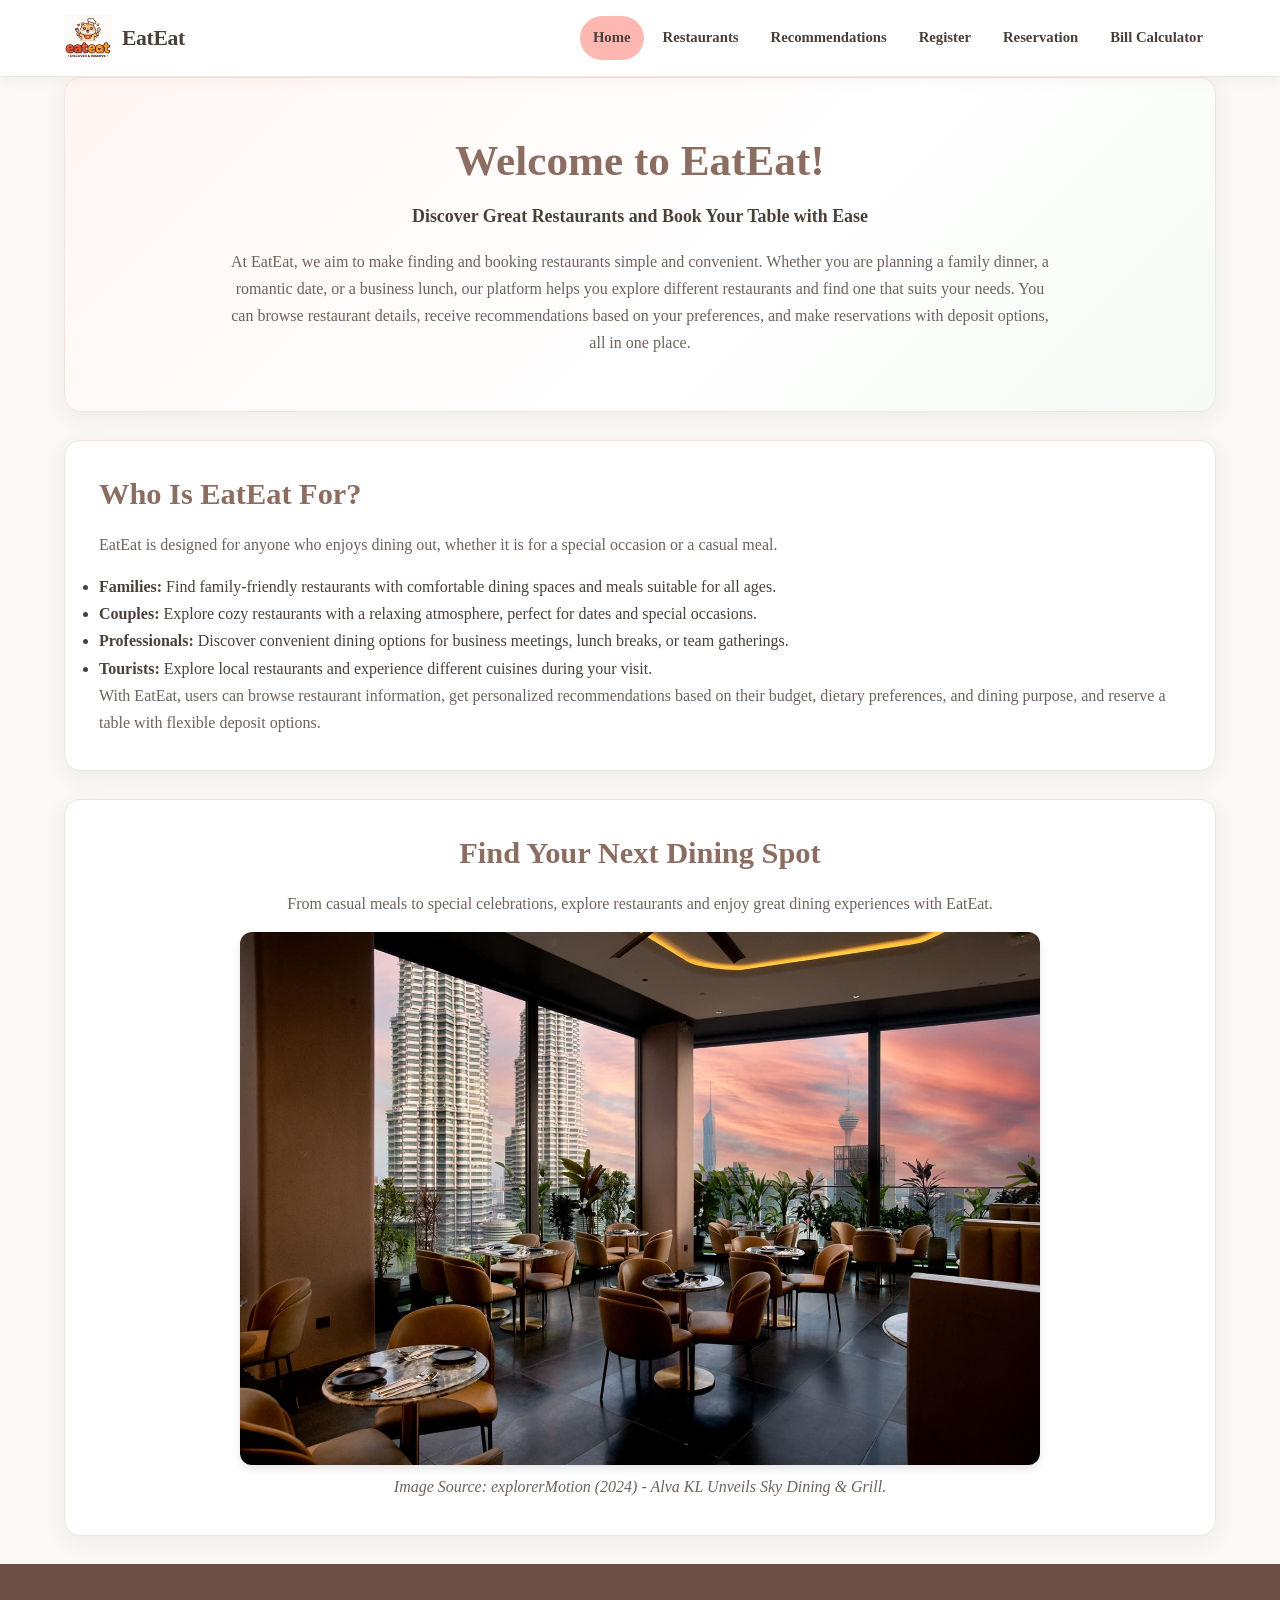
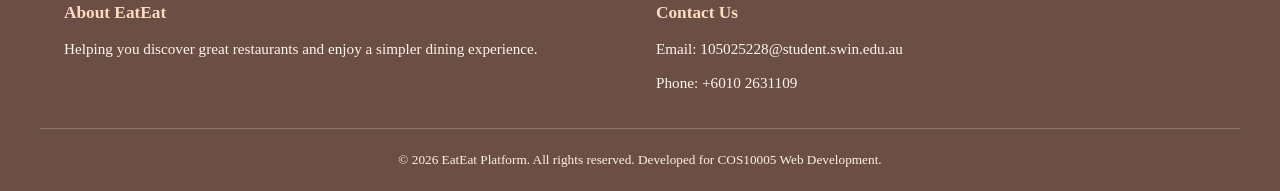
<file: index.html>
<!DOCTYPE html>
<html lang="en">
<head>
    <meta charset="UTF-8">
    <meta name="viewport" content="width=device-width, initial-scale=1.0">
    <meta name="keywords" content="Assignment 2" >
	<meta name="author" content="Chai Yen Thung" >
    <title>EatEat - Home | Restaurant Discovery & Reservation</title>
    <link rel="stylesheet" href="css/style.css">
</head>
<body>

    <!-- Header & Navigation Menu -->
    <header>
        <div class="nav-container">
            <a href="index.html" class="logo-area">
                <img src="images/logo.png" alt="EatEat Logo">
                <span>EatEat</span>
            </a>
            <nav>
                <ul>
                    <li><a href="index.html" class="active">Home</a></li>
                    <li><a href="restaurants.html">Restaurants</a></li>
                    <li><a href="recommend.html">Recommendations</a></li>
                    <li><a href="register.html">Register</a></li>
                    <li><a href="reservation.html">Reservation</a></li>
                    <li><a href="bill.html">Bill Calculator</a></li>
                </ul>
            </nav>
        </div>
    </header>

    <main class="container">
        <!-- Platform Introduction  -->
        <section class="hero-section">
            <h1>Welcome to EatEat!</h1>
            <p><strong>Discover Great Restaurants and Book Your Table with Ease</strong></p>
            <p>
                At EatEat, we aim to make finding and booking restaurants simple and convenient.
                Whether you are planning a family dinner, a romantic date, or a business lunch,
                our platform helps you explore different restaurants and find one that suits
                your needs. You can browse restaurant details, receive recommendations based
                on your preferences, and make reservations with deposit options, all in one place.            
            </p>
        </section>

        <!-- Target Users & Services -->
        <section class="details-section">
            <h2>Who Is EatEat For?</h2>
            <p>
                 EatEat is designed for anyone who enjoys dining out, 
                 whether it is for a special occasion or a casual meal.
            </p>
            <ul>
                <li><strong>Families:</strong> Find family-friendly restaurants with comfortable dining spaces and meals suitable for all ages.</li>
                <li><strong>Couples:</strong> Explore cozy restaurants with a relaxing atmosphere, perfect for dates and special occasions.</li>
                <li><strong>Professionals:</strong> Discover convenient dining options for business meetings, lunch breaks, or team gatherings.</li>
                <li><strong>Tourists:</strong> Explore local restaurants and experience different cuisines during your visit.</li>
            </ul>
            <p>
                With EatEat, users can browse restaurant information, get personalized
                recommendations based on their budget, dietary preferences, and dining purpose,
                and reserve a table with flexible deposit options.
            </p>
        </section>

        <section class="image-showcase-section">
            <h2>Find Your Next Dining Spot</h2>
            <p>
                From casual meals to special celebrations, explore restaurants
                and enjoy great dining experiences with EatEat.
            </p>
            <div>
                <a href="restaurants.html" title="Click to view all available restaurants">
                    <img src="images/restaurant1.jpg" alt="A beautifully set dining table at a partner restaurant">
                </a>
            </div>
            <p>
                <em>Image Source: explorerMotion (2024) - Alva KL Unveils Sky Dining & Grill.</em>
            </p>
        </section>

    </main>

    <!-- Footer -->
    <footer>
        <div class="footer-content">
            <div class="footer-section">
                <h3>About EatEat</h3>
                <p>Helping you discover great restaurants and enjoy a simpler dining experience.</p>
            </div>
            <div class="footer-section">
                <h3>Contact Us</h3>
                <p>Email: <a href="mailto:105025228@student.swin.edu.au">105025228@student.swin.edu.au</a></p>
                <p>Phone: <a href="tel:+60102631109">+6010 2631109</a></p>
            </div>
        </div>
        <div class="footer-bottom">
            <p>&copy; 2026 EatEat Platform. All rights reserved. Developed for COS10005 Web Development.</p>
        </div>
    </footer>

</body>
</html>
</file>
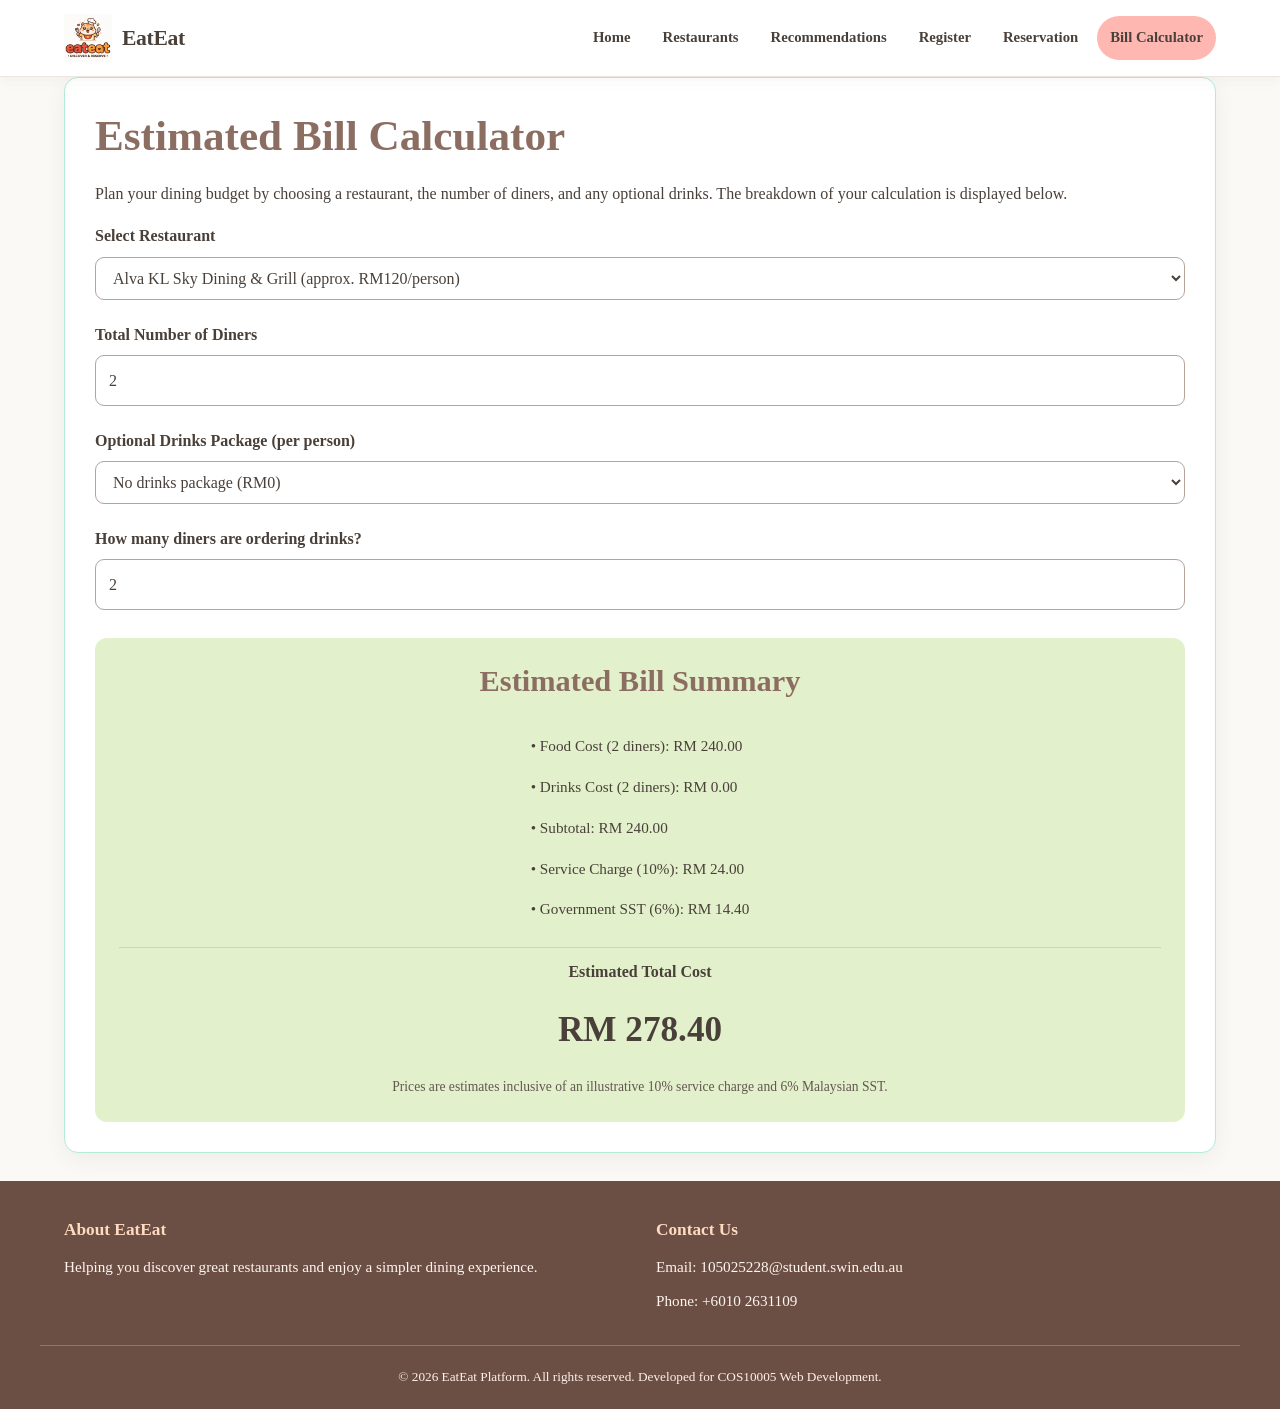
<file: bill.html>
<!DOCTYPE html>
<html lang="en">
<head>
    <meta charset="UTF-8">
    <meta name="viewport" content="width=device-width, initial-scale=1.0">
    <meta name="keywords" content="EatEat, restaurant discovery, reservation">
    <meta name="author" content="Chai Yen Thung">
    <title>EatEat - Estimated Bill Calculator</title>
    <link rel="stylesheet" href="css/style.css">
     <script src="js/script.js"></script>
</head>
<body>
    
    <!-- Header & Navigation Menu -->
    <header>
        <div class="nav-container">
            <a href="index.html" class="logo-area">
                <img src="images/logo.png" alt="EatEat Logo">
                <span>EatEat</span>
            </a>
            <nav aria-label="Main navigation">
                <ul>
                    <li><a href="index.html">Home</a></li>
                    <li><a href="restaurants.html">Restaurants</a></li>
                    <li><a href="recommend.html">Recommendations</a></li>
                    <li><a href="register.html">Register</a></li>
                    <li><a href="reservation.html">Reservation</a></li>
                    <li><a href="bill.html" class="active" aria-current="page">Bill Calculator</a></li>
                </ul>
            </nav>
        </div>
    </header>

    <main class="container">
        <section class="calculator-card">
            <h1>Estimated Bill Calculator</h1>
            <p>Plan your dining budget by choosing a restaurant, the number of diners, and any optional drinks. 
                The breakdown of your calculation is displayed below.
            </p>
            
            
            <form id="billCalculatorForm">
                <div class="input-group">
                    <label for="calcRestaurant">Select Restaurant</label>
                    <select id="calcRestaurant" name="calcRestaurant">
                        <option value="120">Alva KL Sky Dining & Grill (approx. RM120/person)</option>
                        <option value="35">Kooky Plate (approx. RM35/person)</option>
                        <option value="75">The Siam Ampang (approx. RM75/person)</option>
                        <option value="35">Limone (approx. RM35/person)</option>
                        <option value="45">The Hungry Tapir (approx. RM45/person)</option>
                        <option value="50">BETAWI Indonesian Cuisine (approx. RM50/person)</option>
                    </select>
                </div>

                <div class="input-group">
                    <label for="calcPeople">Total Number of Diners</label>
                    <input type="number" id="calcPeople" name="calcPeople" min="1" max="100" step="1" value="2">
                    <span class="error-msg" id="calcPeopleError" aria-live="polite"></span>
                </div>

                <div class="input-group">
                    <label for="beveragePackage">Optional Drinks Package (per person)</label>
                    <select id="beveragePackage" name="beveragePackage">
                        <option value="0">No drinks package (RM0)</option>
                        <option value="10">Basic drink (+RM10 / person)</option>
                        <option value="20">Specialty drink (+RM20 / person)</option>
                    </select>
                </div>

                <div class="input-group" id="drinkCountGroup">
                    <label for="calcDrinkPeople">How many diners are ordering drinks?</label>
                    <input type="number" id="calcDrinkPeople" name="calcDrinkPeople" min="0" max="100" step="1" value="2">
                    <span class="error-msg" id="calcDrinkPeopleError" aria-live="polite"></span>
                </div>
            </form>

            <div class="calc-result-box" aria-live="polite">
                <h2>Estimated Bill Summary</h2>
                <div id="billBreakdown" style="margin: 15px 0; text-align: left; display: inline-block; font-size: 0.95rem;">
                    <p>• Food Cost (<span id="summaryPeopleCount">2</span> diners): RM <span id="foodSubtotal">0.00</span></p>
                    <p>• Drinks Cost (<span id="summaryDrinkCount">2</span> diners): RM <span id="drinkSubtotal">0.00</span></p>
                    <p>• Subtotal: RM <span id="combinedSubtotal">0.00</span></p>
                    <p>• Service Charge (10%): RM <span id="serviceFee">0.00</span></p>
                    <p>• Government SST (6%): RM <span id="sstFee">0.00</span></p>
                </div>
                <hr style="border: 0; border-top: 1px solid rgba(0,0,0,0.1); margin: 10px 0;">
                <p><strong>Estimated Total Cost</strong></p>
                <p class="total-price">RM <span id="estimatedTotal">0.00</span></p>
                <p class="bill-note" style="margin-top: 10px; font-size: 0.85rem;">Prices are estimates inclusive of an illustrative 10% service charge and 6% Malaysian SST.</p>
            </div>
        </section>
    </main>

    <footer>
        <div class="footer-content">
            <div class="footer-section">
                <h3>About EatEat</h3>
                <p>Helping you discover great restaurants and enjoy a simpler dining experience.</p>
            </div>
            <div class="footer-section">
                <h3>Contact Us</h3>
                <p>Email: <a href="mailto:105025228@student.swin.edu.au">105025228@student.swin.edu.au</a></p>
                <p>Phone: <a href="tel:+60102631109">+6010 2631109</a></p>
            </div>
        </div>
        <div class="footer-bottom">
            <p>&copy; 2026 EatEat Platform. All rights reserved. Developed for COS10005 Web Development.</p>
        </div>
    </footer>
</body>
</html>
</file>
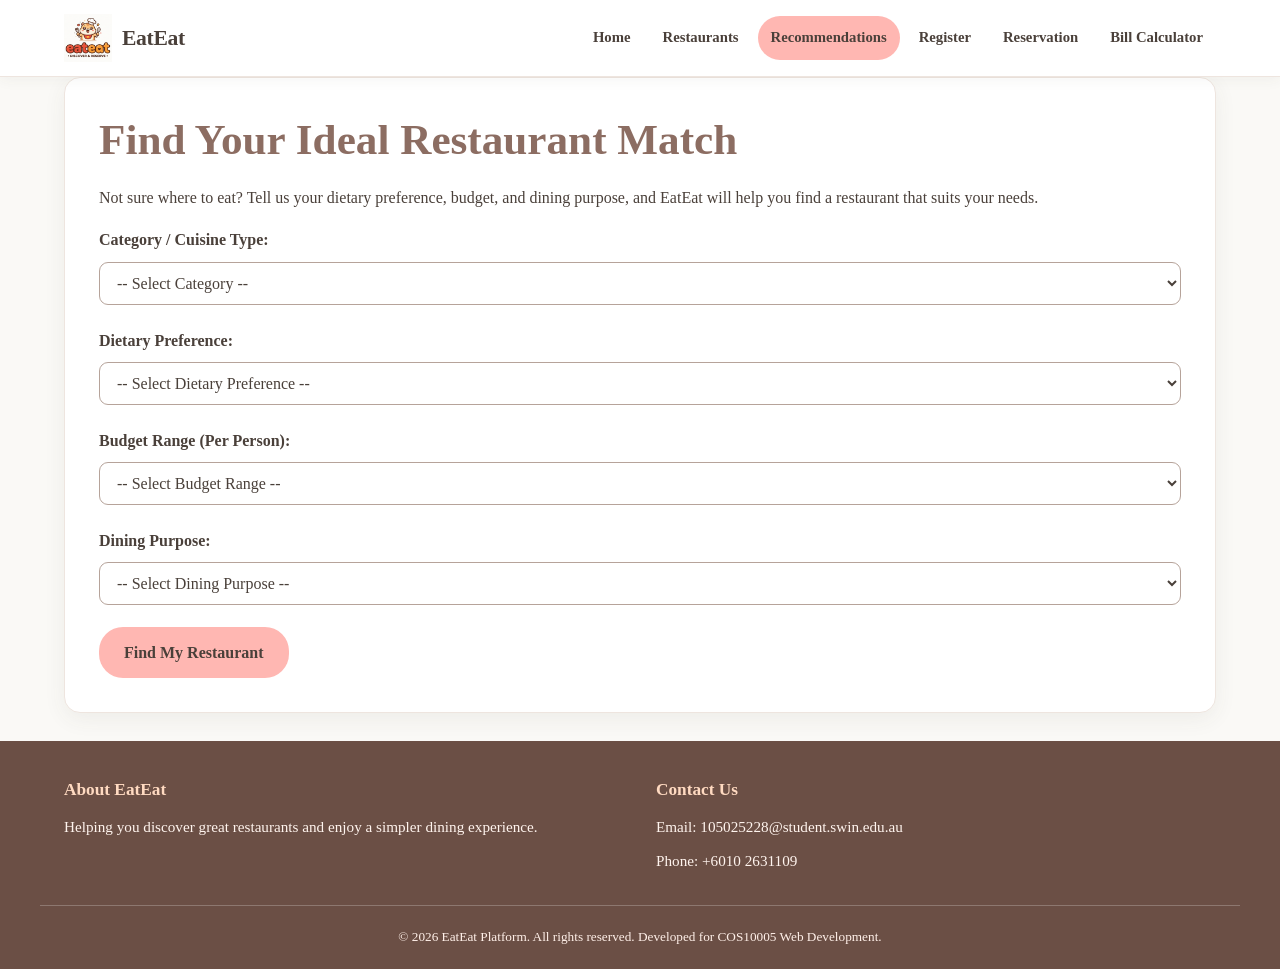
<file: recommend.html>
<!DOCTYPE html>
<html lang="en">
<head>
    <meta charset="UTF-8">
    <meta name="viewport" content="width=device-width, initial-scale=1.0">
    <title>EatEat - Recommendations | Find Your Match</title>
    <meta name="keywords" content="Assignment 2" >
	<meta name="author" content="Chai Yen Thung" >
    <link rel="stylesheet" href="css/style.css">
    <script src="js/script.js"></script>
</head>
<body>

    <!-- Header & Navigation Menu -->
    <header>
        <div class="nav-container">
            <a href="index.html" class="logo-area">
                <img src="images/logo.png" alt="EatEat Logo">
                <span>EatEat</span>
            </a>
            <nav>
                <ul>
                    <li><a href="index.html">Home</a></li>
                    <li><a href="restaurants.html">Restaurants</a></li>
                    <li><a href="recommend.html" class="active">Recommendations</a></li>
                    <li><a href="register.html">Register</a></li>
                    <li><a href="reservation.html">Reservation</a></li>
                    <li><a href="bill.html">Bill Calculator</a></li>
                </ul>
            </nav>
        </div>
    </header>

    <main class="container">
        <section>
            <h1>Find Your Ideal Restaurant Match</h1>
            <p>
                Not sure where to eat? Tell us your dietary preference,
                budget, and dining purpose, and EatEat will help you
                find a restaurant that suits your needs.
            </p>
            
            <!--Recommendation Form-->
            <form id="recommendation-form">

                <!-- Category -->
                <div class="form-group">
                    <label for="category">Category / Cuisine Type:</label>
                    <select id="category" name="category" required>
                        <option value="">-- Select Category --</option>
                        <option value="all">Any / All Categories</option>
                        <option value="fine-dining">Sky Dining & Grill / Fine Dining</option>
                        <option value="cafe">Cafe / Desserts</option>
                        <option value="thai">Thai Cuisine</option>
                        <option value="european">European Cafe</option>
                        <option value="vegan">Vegan / Plant-Based</option>
                        <option value="indonesian">Indonesian Cuisine</option>
                    </select>
                </div>

                <!-- Dietary Preference -->
                <div class="form-group">
                    <label for="dietary">Dietary Preference:</label>
                    <select id="dietary" name="dietary" required>
                        <option value="">-- Select Dietary Preference --</option>
                        <option value="vegan">Vegan / Plant-Based</option>
                        <option value="halal">Halal-Friendly</option>
                        <option value="none">No Preference</option>
                    </select>
                </div>

                <!-- Budget Range -->
                <div class="form-group">
                    <label for="budget">Budget Range (Per Person):</label>
                    <select id="budget" name="budget" required>
                        <option value="">-- Select Budget Range --</option>
                        <option value="low">Budget (RM20 - RM40)</option>
                        <option value="medium">Moderate (RM41 - RM70)</option>
                        <option value="high">Premium (RM71 and Above)</option>
                    </select>
                </div>

                <!-- Dining Purpose -->
                <div class="form-group">
                    <label for="purpose">Dining Purpose:</label>
                    <select id="purpose" name="purpose" required>
                        <option value="">-- Select Dining Purpose --</option>
                        <option value="family">Family Gathering</option>
                        <option value="date">Romantic Date</option>
                        <option value="business">Business / Professional</option>
                        <option value="casual">Casual Dining / Friends</option>
                    </select>
                </div>

                <button type="submit" class="recommend-btn">
                    Find My Restaurant
                </button>

            </form>

            <!-- Result -->
             <div id="result-container" aria-live="polite">
                <h2 id="res-title">Recommended Restaurant</h2>
                <p id="res-desc"></p>
                <p id="res-budget-note"></p>
                <p id="res-price">
                    <strong>Estimated Reservation Deposit:</strong>
                    RM <span id="res-deposit"></span>
                </p>
                <a id="res-link" href="#" class="select-match-btn">
                    Reserve This Restaurant
                </a>
            </div>

        </section>
    </main>

    <!-- Footer -->
    <footer>
        <div class="footer-content">
            <div class="footer-section">
                <h3>About EatEat</h3>
                <p>Helping you discover great restaurants and enjoy a simpler dining experience.</p>
            </div>
            <div class="footer-section">
                <h3>Contact Us</h3>
                <p>Email: <a href="mailto:105025228@student.swin.edu.au">105025228@student.swin.edu.au</a></p>
                <p>Phone: <a href="tel:+60102631109">+6010 2631109</a></p>
            </div>
        </div>
        <div class="footer-bottom">
            <p>&copy; 2026 EatEat Platform. All rights reserved. Developed for COS10005 Web Development.</p>
        </div>
    </footer>
</body>
</html>
</file>
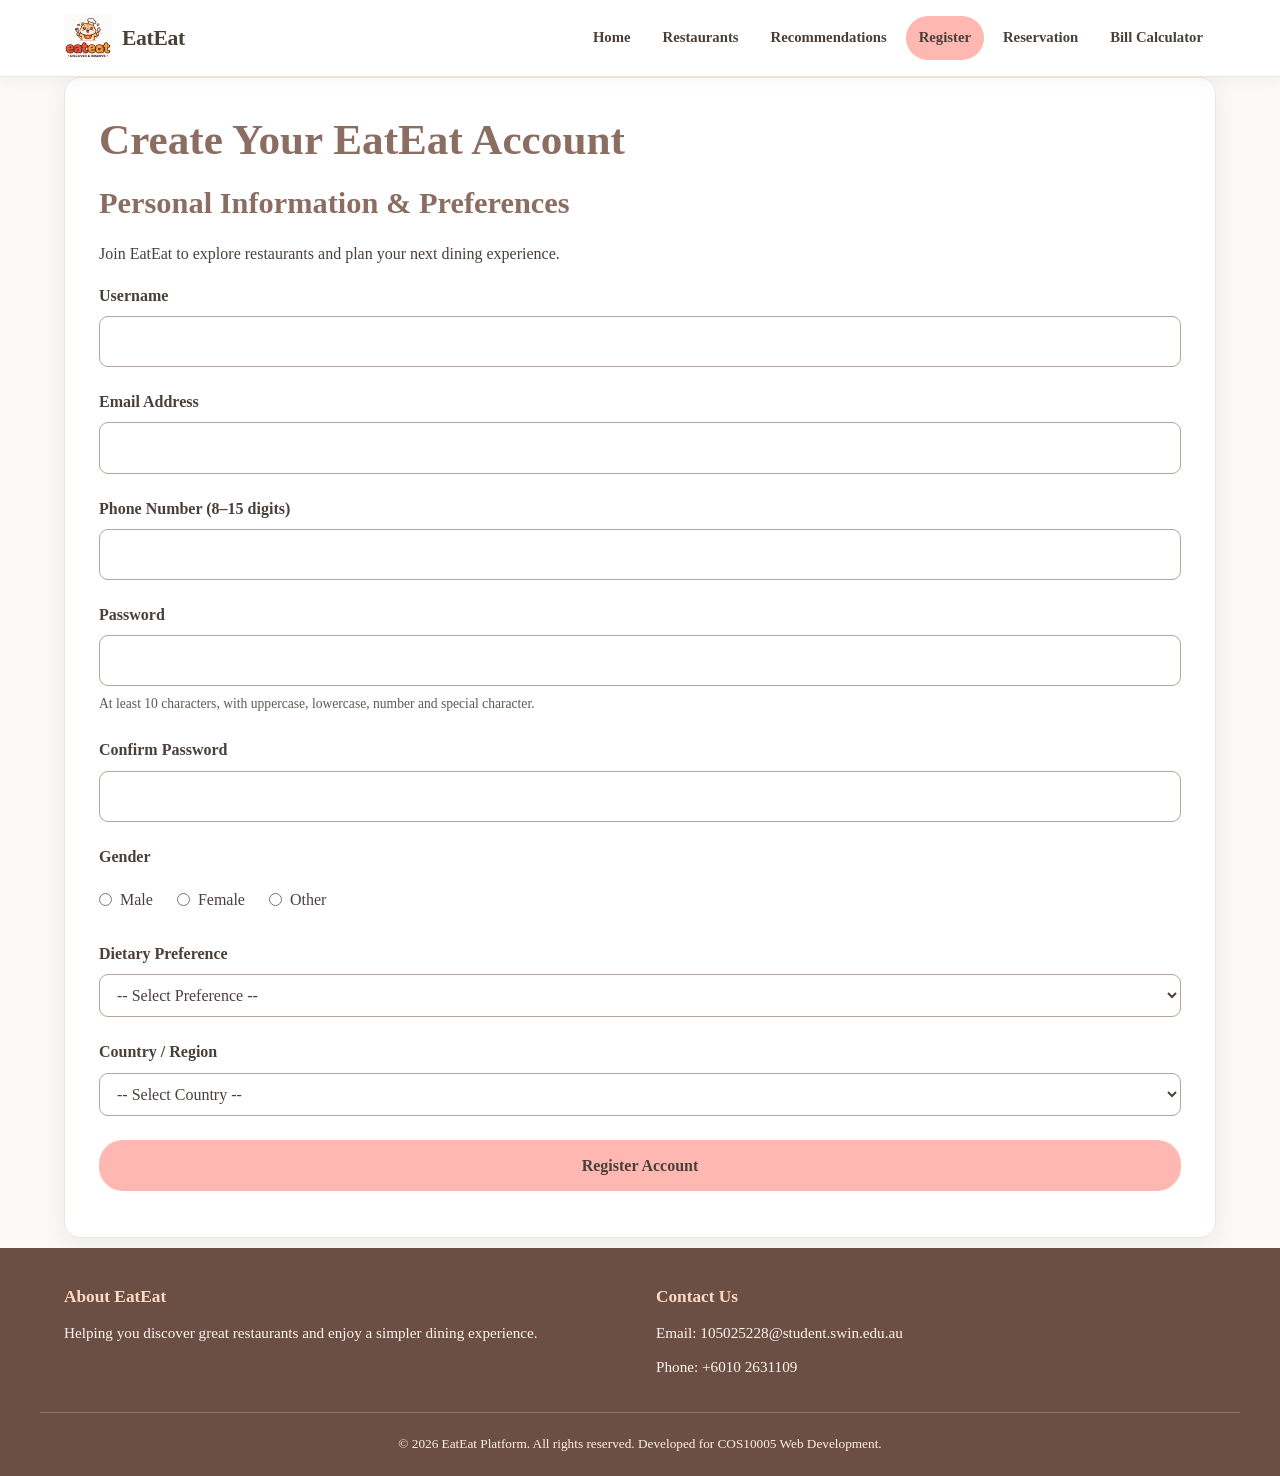
<file: register.html>
<!DOCTYPE html>
<html lang="en">
<head>
    <meta charset="UTF-8">
    <meta name="viewport" content="width=device-width, initial-scale=1.0">
    <meta name="keywords" content="EatEat, restaurant discovery, reservation">
    <meta name="author" content="Chai Yen Thung">
    <title>EatEat - Register | Create an Account</title>
    <link rel="stylesheet" href="css/style.css">
    <script src="js/script.js"></script>
</head>
<body>

    <!-- Header & Navigation Menu -->
    <header>
        <div class="nav-container">
            <a href="index.html" class="logo-area">
                <img src="images/logo.png" alt="EatEat Logo">
                <span>EatEat</span>
            </a>
            <nav aria-label="Main navigation">
                <ul>
                    <li><a href="index.html">Home</a></li>
                    <li><a href="restaurants.html">Restaurants</a></li>
                    <li><a href="recommend.html">Recommendations</a></li>
                    <li><a href="register.html" class="active" aria-current="page">Register</a></li>
                    <li><a href="reservation.html">Reservation</a></li>
                    <li><a href="bill.html">Bill Calculator</a></li>
                </ul>
            </nav>
        </div>
    </header>
    <main class="container">
        <section class="form-box">
            <h1>Create Your EatEat Account</h1>
            <h2>Personal Information & Preferences</h2>
            <p>Join EatEat to explore restaurants and plan your next dining experience.</p>

            <!--Registration Form-->
            <form id="registrationForm" novalidate>
                <div class="input-group">
                    <label for="username">Username</label>
                    <input type="text" id="username" name="username" autocomplete="username" aria-describedby="usernameError">
                    <span id="usernameError" class="error-msg" aria-live="polite"></span>
                </div>

                <div class="input-group">
                    <label for="email">Email Address</label>
                    <input type="email" id="email" name="email" autocomplete="email" aria-describedby="emailError">
                    <span id="emailError" class="error-msg" aria-live="polite"></span>
                </div>

                <div class="input-group">
                    <label for="phone">Phone Number (8–15 digits)</label>
                    <input type="tel" id="phone" name="phone" inputmode="numeric" autocomplete="tel" aria-describedby="phoneError">
                    <span id="phoneError" class="error-msg" aria-live="polite"></span>
                </div>

                <div class="input-group">
                    <label for="password">Password</label>
                    <input type="password" id="password" name="password" autocomplete="new-password" aria-describedby="passwordHelp passwordError">
                    <p id="passwordHelp" class="field-hint">At least 10 characters, with uppercase, lowercase, number and special character.</p>
                    <span id="passwordError" class="error-msg" aria-live="polite"></span>
                </div>

                <div class="input-group">
                    <label for="confirmPassword">Confirm Password</label>
                    <input type="password" id="confirmPassword" name="confirmPassword" autocomplete="new-password" aria-describedby="confirmPasswordError">
                    <span id="confirmPasswordError" class="error-msg" aria-live="polite"></span>
                </div>

                <fieldset class="input-group form-fieldset">
                    <legend>Gender</legend>
                    <div class="radio-group">
                        <label><input type="radio" name="gender" value="Male"> Male</label>
                        <label><input type="radio" name="gender" value="Female"> Female</label>
                        <label><input type="radio" name="gender" value="Other"> Other</label>
                    </div>
                    <span id="genderError" class="error-msg" aria-live="polite"></span>
                </fieldset>

                <div class="input-group">
                    <label for="dietaryPreferences">Dietary Preference</label>
                    <select id="dietaryPreferences" name="dietaryPreferences" aria-describedby="dietaryError">
                        <option value="">-- Select Preference --</option>
                        <option value="None">No Preference</option>
                        <option value="Vegan">Vegan</option>
                        <option value="Vegetarian">Vegetarian</option>
                        <option value="Halal">Halal</option>
                        <option value="Gluten-Free">Gluten-Free</option>
                    </select>
                    <span id="dietaryError" class="error-msg" aria-live="polite"></span>
                </div>

                <div class="input-group">
                    <label for="country">Country / Region</label>
                    <select id="country" name="country" aria-describedby="countryError">
                        <option value="">-- Select Country --</option>
                        <option value="Malaysia">Malaysia</option>
                        <option value="Other">Other</option>
                    </select>
                    <span id="countryError" class="error-msg" aria-live="polite"></span>
                </div>

                <button type="submit" class="submit-btn">Register Account</button>
                <p id="registrationMessage" class="form-status" role="status" aria-live="polite"></p>
            </form>
        </section>
    </main>

    <!--Footer-->
    <footer>
        <div class="footer-content">
            <div class="footer-section">
                <h3>About EatEat</h3>
                <p>Helping you discover great restaurants and enjoy a simpler dining experience.</p>
            </div>
            <div class="footer-section">
                <h3>Contact Us</h3>
                <p>Email: <a href="mailto:105025228@student.swin.edu.au">105025228@student.swin.edu.au</a></p>
                <p>Phone: <a href="tel:+60102631109">+6010 2631109</a></p>
            </div>
        </div>
        <div class="footer-bottom">
            <p>&copy; 2026 EatEat Platform. All rights reserved. Developed for COS10005 Web Development.</p>
        </div>
    </footer>
</body>
</html>
</file>
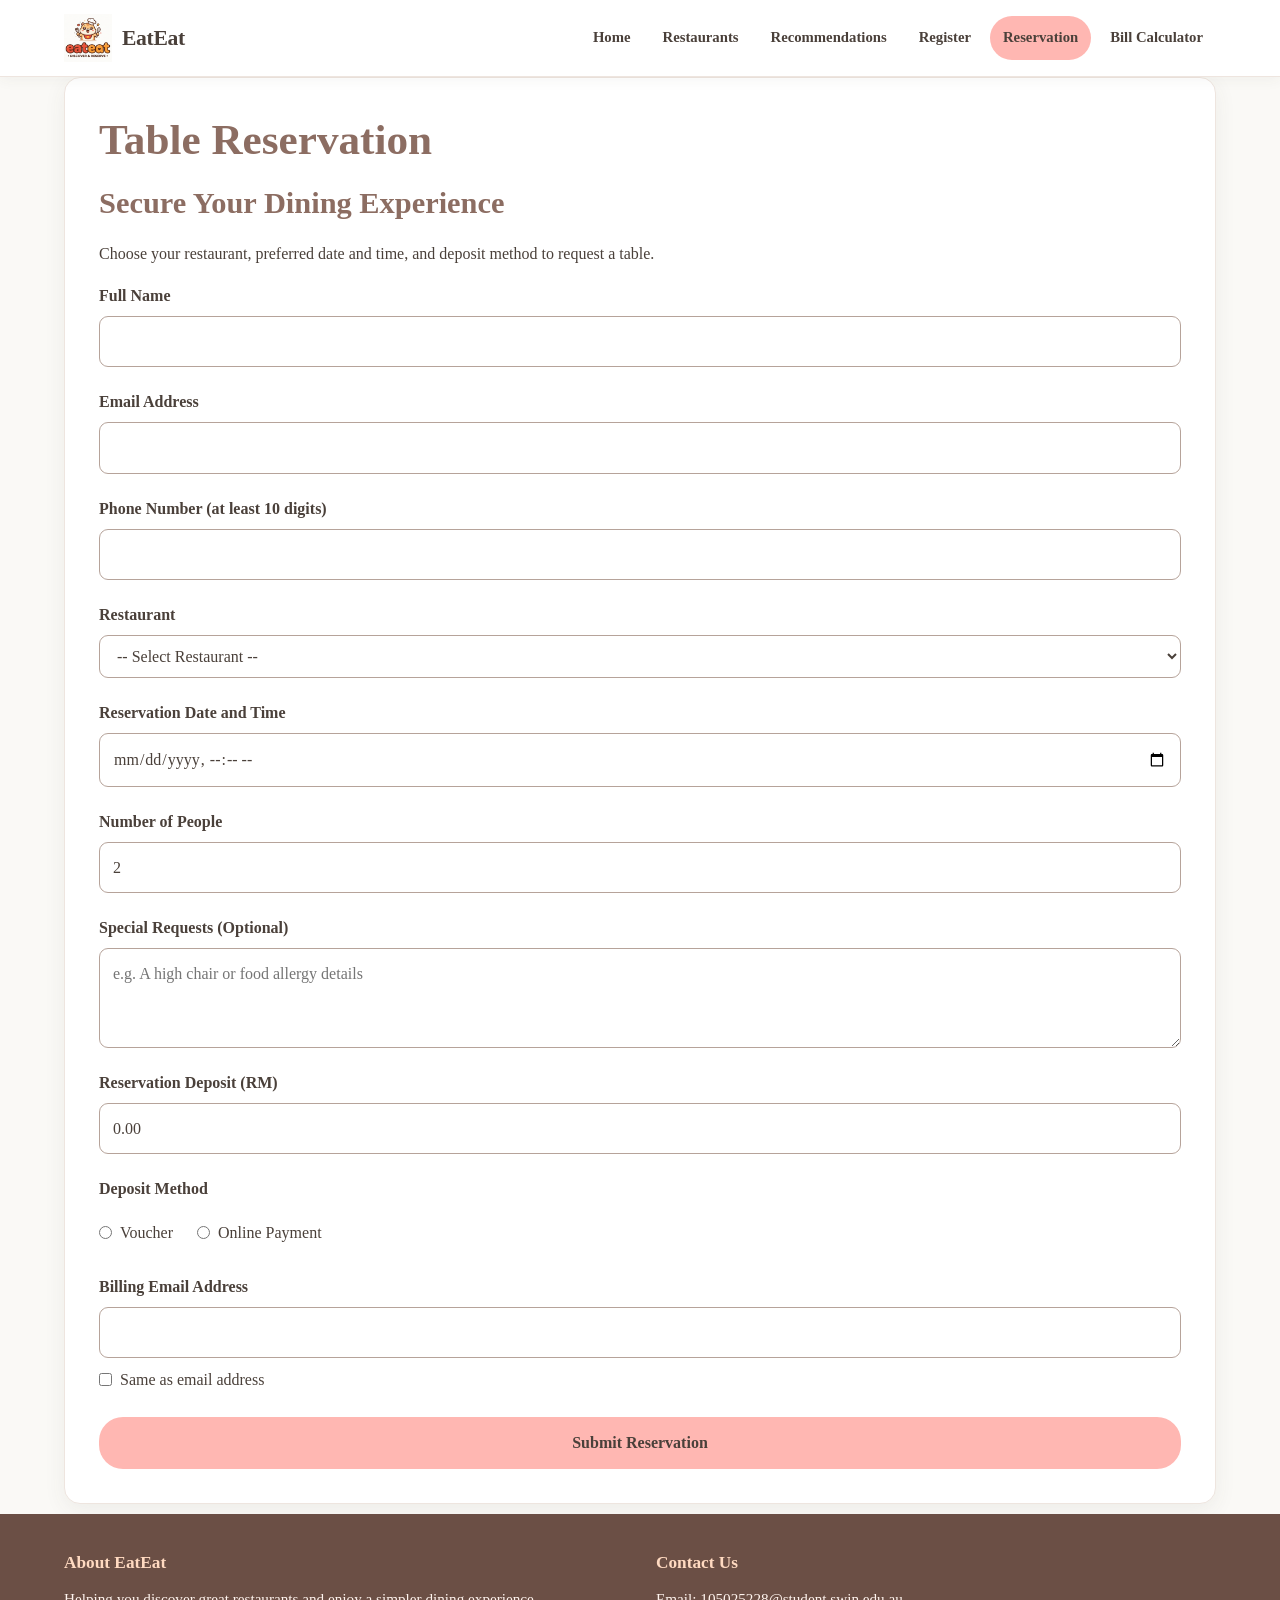
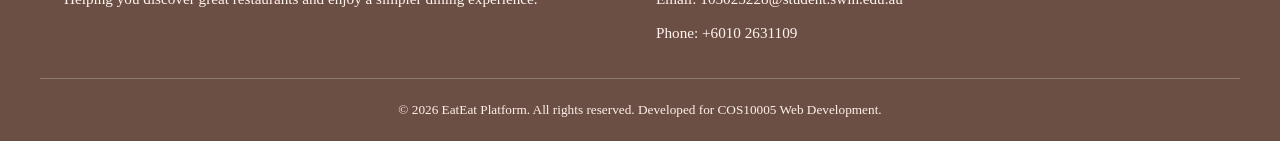
<file: reservation.html>
<!DOCTYPE html>
<html lang="en">
<head>
    <meta charset="UTF-8">
    <meta name="viewport" content="width=device-width, initial-scale=1.0">
    <meta name="keywords" content="EatEat, restaurant discovery, reservation">
    <meta name="author" content="Chai Yen Thung">
    <title>EatEat - Reservation | Book a Table</title>
    <link rel="stylesheet" href="css/style.css">
    <script src="js/script.js"></script>
</head>
<body>

    <!-- Header & Navigation Menu -->
    <header>
        <div class="nav-container">
            <a href="index.html" class="logo-area">
                <img src="images/logo.png" alt="EatEat Logo">
                <span>EatEat</span>
            </a>
            <nav aria-label="Main navigation">
                <ul>
                    <li><a href="index.html">Home</a></li>
                    <li><a href="restaurants.html">Restaurants</a></li>
                    <li><a href="recommend.html">Recommendations</a></li>
                    <li><a href="register.html">Register</a></li>
                    <li><a href="reservation.html" class="active" aria-current="page">Reservation</a></li>
                    <li><a href="bill.html">Bill Calculator</a></li>
                </ul>
            </nav>
        </div>
    </header>

    <main class="container">
        <section class="form-box">
            <h1>Table Reservation</h1>
            <h2>Secure Your Dining Experience</h2>
            <p>Choose your restaurant, preferred date and time, and deposit method to request a table.</p>

            <!--Reservation Form-->
            <form id="reservationForm" action="http://mercury.swin.edu.au/it000000/cos10005/regtest.php" method="POST" novalidate>
                <div class="input-group">
                    <label for="fullName">Full Name</label>
                    <input type="text" id="fullName" name="fullName" autocomplete="name">
                    <span id="fullNameError" class="error-msg" aria-live="polite"></span>
                </div>

                <div class="input-group">
                    <label for="resEmail">Email Address</label>
                    <input type="email" id="resEmail" name="resEmail" autocomplete="email">
                    <span id="resEmailError" class="error-msg" aria-live="polite"></span>
                </div>

                <div class="input-group">
                    <label for="resPhone">Phone Number (at least 10 digits)</label>
                    <input type="tel" id="resPhone" name="resPhone" inputmode="numeric" autocomplete="tel">
                    <span id="resPhoneError" class="error-msg" aria-live="polite"></span>
                </div>

                <div class="input-group">
                    <label for="restaurantSelect">Restaurant</label>
                    <select id="restaurantSelect" name="restaurantSelect">
                        <option value="">-- Select Restaurant --</option>
                        <option value="Alva KL Sky Dining & Grill" data-deposit="30">Alva KL Sky Dining & Grill (RM30 deposit)</option>
                        <option value="Kooky Plate" data-deposit="10">Kooky Plate (RM10 deposit)</option>
                        <option value="The Siam Ampang" data-deposit="10">The Siam Ampang (RM10 deposit)</option>
                        <option value="Limone" data-deposit="10">Limone (RM10 deposit)</option>
                        <option value="The Hungry Tapir" data-deposit="10">The Hungry Tapir (RM10 deposit)</option>
                        <option value="BETAWI Indonesian Cuisine" data-deposit="10">BETAWI Indonesian Cuisine (RM10 deposit)</option>
                    </select>
                    <span id="restaurantError" class="error-msg" aria-live="polite"></span>
                </div>

                <div class="input-group">
                    <label for="resDateTime">Reservation Date and Time</label>
                    <input type="datetime-local" id="resDateTime" name="resDateTime">
                    <span id="resDateTimeError" class="error-msg" aria-live="polite"></span>
                </div>

                <div class="input-group">
                    <label for="numPeople">Number of People</label>
                    <input type="number" id="numPeople" name="numPeople" min="1" step="1" value="2">
                    <span id="numPeopleError" class="error-msg" aria-live="polite"></span>
                </div>

                <div class="input-group">
                    <label for="specialRequests">Special Requests (Optional)</label>
                    <textarea id="specialRequests" name="specialRequests" placeholder="e.g. A high chair or food allergy details"></textarea>
                </div>

                <div class="input-group">
                    <label for="depositAmount">Reservation Deposit (RM)</label>
                    <input type="text" id="depositAmount" name="depositAmount" value="0.00" readonly>
                </div>

                <fieldset class="input-group form-fieldset">
                    <legend>Deposit Method</legend>
                    <div class="radio-group">
                        <label><input type="radio" name="paymentMethod" value="Voucher"> Voucher</label>
                        <label><input type="radio" name="paymentMethod" value="Online"> Online Payment</label>
                    </div>
                    <span id="paymentMethodError" class="error-msg" aria-live="polite"></span>
                </fieldset>

                <div class="input-group" id="voucherSection" hidden>
                    <label for="voucherCode">Voucher Code (12 digits)</label>
                    <input type="text" id="voucherCode" name="voucherCode" maxlength="12" inputmode="numeric" placeholder="Enter demo voucher code" disabled>
                    <span id="voucherError" class="error-msg" aria-live="polite"></span>
                </div>

                <div class="input-group" id="creditCardSection" hidden>
                    <label for="cardType">Card Type</label>
                    <select id="cardType" name="cardType" disabled>
                        <option value="">-- Select Card Type --</option>
                        <option value="Visa">Visa</option>
                        <option value="Mastercard">Mastercard</option>
                        <option value="Amex">American Express</option> 
                    </select>
                    <label for="creditCard">Card Number (digits only)</label>
                    <input type="text" id="creditCard" name="creditCard" inputmode="numeric" autocomplete="off" placeholder=" Card number" disabled>
                    <span id="creditCardError" class="error-msg" aria-live="polite"></span>
                </div>

                <div class="input-group">
                    <label for="billingEmail">Billing Email Address</label>
                    <input type="email" id="billingEmail" name="billingEmail" autocomplete="email">
                    <div class="checkbox-group same-email-option">
                        <label><input type="checkbox" id="sameEmailCheck"> Same as email address</label>
                    </div>
                    <span id="billingEmailError" class="error-msg" aria-live="polite"></span>
                </div>

                <button type="submit" class="submit-btn">Submit Reservation</button>
            </form>
        </section>
    </main>

    <!--Footer-->
    <footer>
        <div class="footer-content">
            <div class="footer-section">
                <h3>About EatEat</h3>
                <p>Helping you discover great restaurants and enjoy a simpler dining experience.</p>
            </div>
            <div class="footer-section">
                <h3>Contact Us</h3>
                <p>Email: <a href="mailto:105025228@student.swin.edu.au">105025228@student.swin.edu.au</a></p>
                <p>Phone: <a href="tel:+60102631109">+6010 2631109</a></p>
            </div>
        </div>
        <div class="footer-bottom">
            <p>&copy; 2026 EatEat Platform. All rights reserved. Developed for COS10005 Web Development.</p>
        </div>
    </footer>
</body>
</html>
</file>
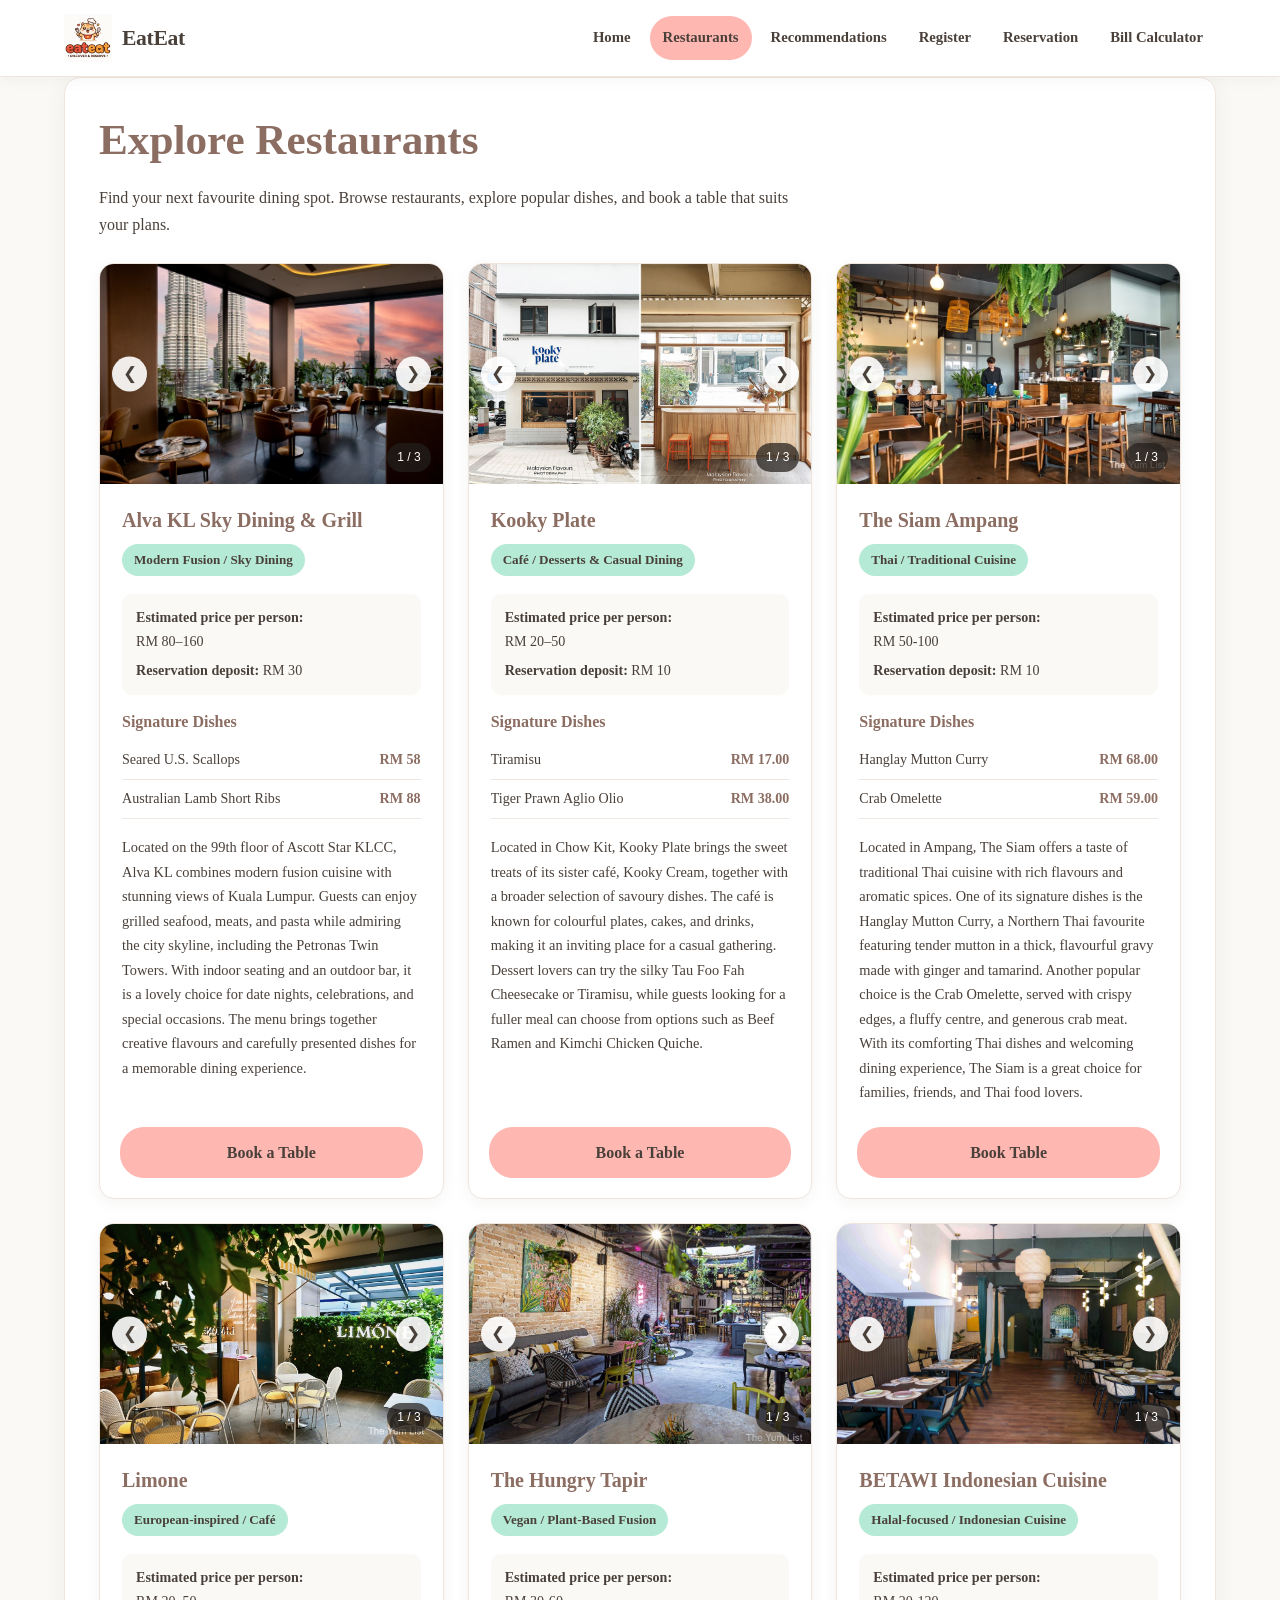
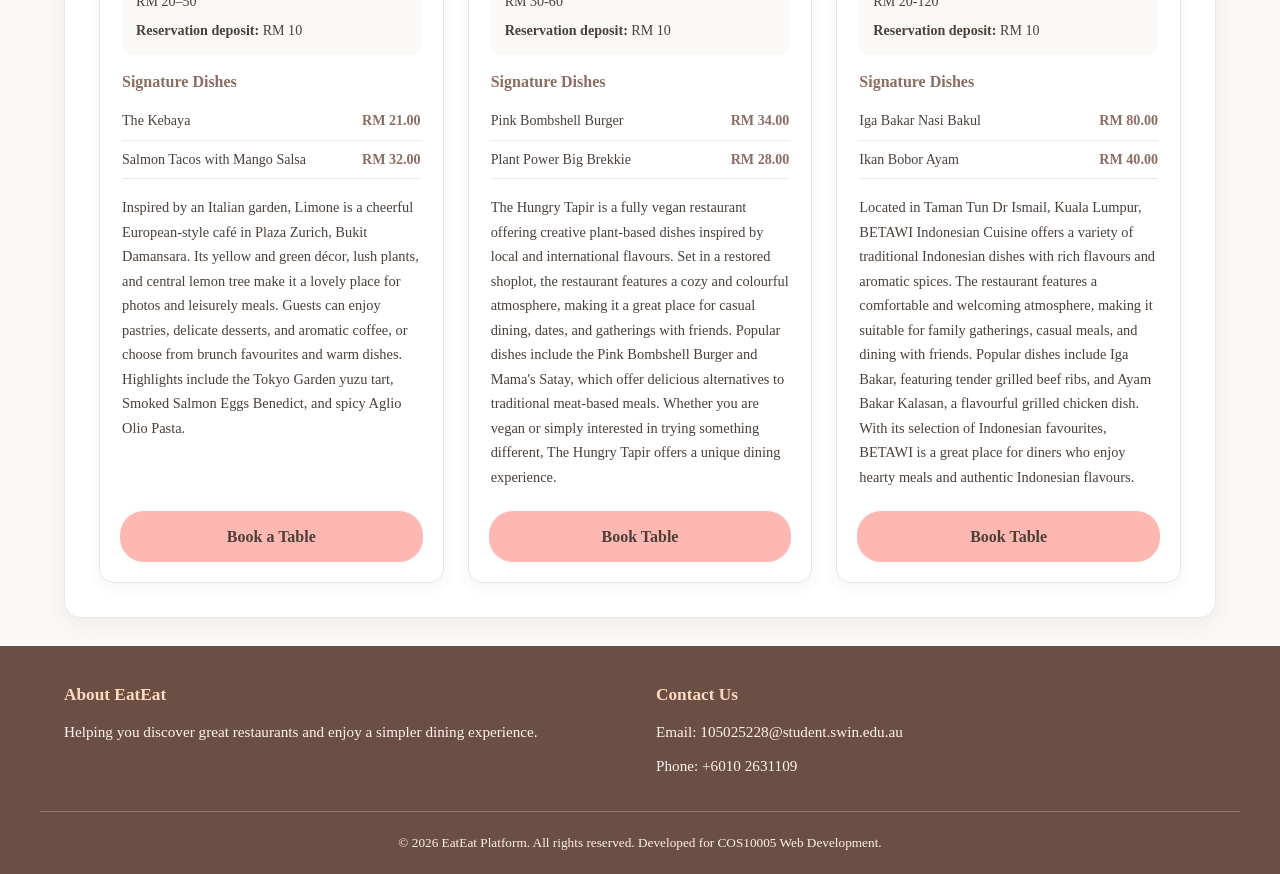
<file: restaurants.html>
<!DOCTYPE html>
<html lang="en">
<head>
    <meta charset="UTF-8">
    <meta name="viewport" content="width=device-width, initial-scale=1.0">
    <meta name="keywords" content="EatEat, restaurant discovery, reservations, Kuala Lumpur">
    <meta name="author" content="Chai Yen Thung">
    <title>EatEat - Restaurants | Discover Places</title>
    <link rel="stylesheet" href="css/style.css">
    <script src="js/script.js"></script>
</head>
<body>

    <!-- Header & Navigation Menu -->
    <header>
        <div class="nav-container">
            <a href="index.html" class="logo-area">
                <img src="images/logo.png" alt="EatEat Logo">
                <span>EatEat</span>
            </a>
            <nav aria-label="Main navigation">
                <ul>
                    <li><a href="index.html">Home</a></li>
                    <li><a href="restaurants.html" class="active" aria-current="page">Restaurants</a></li>
                    <li><a href="recommend.html">Recommendations</a></li>
                    <li><a href="register.html">Register</a></li>
                    <li><a href="reservation.html">Reservation</a></li>
                    <li><a href="bill.html">Bill Calculator</a></li>
                </ul>
            </nav>
        </div>
    </header>

    <main class="container">
        <section class="restaurant-listing-section">
            <h1>Explore Restaurants</h1>
            <p class="restaurant-intro">Find your next favourite dining spot. Browse restaurants, explore popular dishes, and book a table that suits your plans.</p>

            <div class="restaurant-grid">
                <!-- Restaurant 1 -->
                <article class="restaurant-card">
                    <div class="restaurant-slideshow" role="region" aria-label="Photos of Alva KL Sky Dining &amp; Grill" tabindex="0">
                        <div class="slide-images">
                            <img class="slide-image is-active" src="images/restaurant1.jpg" alt="Alva KL Sky Dining &amp; Grill restaurant" loading="lazy">
                            <img class="slide-image" src="images/restaurant1.1.jpg" alt="Food and dishes at Alva KL Sky Dining &amp; Grill" loading="lazy" hidden>
                            <img class="slide-image" src="images/restaurant1.2.jpg" alt="Dining highlights at Alva KL Sky Dining &amp; Grill" loading="lazy" hidden>
                        </div>
                        <button class="slide-arrow slide-prev" type="button" aria-label="Previous photo of Alva KL Sky Dining &amp; Grill">&#10094;</button>
                        <button class="slide-arrow slide-next" type="button" aria-label="Next photo of Alva KL Sky Dining &amp; Grill">&#10095;</button>
                        <span class="slide-counter" aria-live="polite">1 / 3</span>
                    </div>
                    <div class="card-content">
                        <h2 class="restaurant-title">Alva KL Sky Dining &amp; Grill</h2>
                        <span class="badge">Modern Fusion / Sky Dining</span>
                        <div class="restaurant-meta">
                            <p><strong>Estimated price per person:</strong><br> RM 80–160</p>
                            <p><strong>Reservation deposit:</strong> RM 30</p>
                        </div>
                        <h3 class="signature-heading">Signature Dishes</h3>
                        <ul class="signature-dishes">
                            <li><span>Seared U.S. Scallops</span><strong>RM 58</strong></li>
                            <li><span>Australian Lamb Short Ribs</span><strong>RM 88</strong></li>
                        </ul>
                        <p class="restaurant-description">Located on the 99th floor of Ascott Star KLCC, Alva KL combines modern fusion cuisine with stunning views of Kuala Lumpur. Guests can enjoy grilled seafood, meats, and pasta while admiring the city skyline, including the Petronas Twin Towers. With indoor seating and an outdoor bar, it is a lovely choice for date nights, celebrations, and special occasions. The menu brings together creative flavours and carefully presented dishes for a memorable dining experience.</p>
                    </div>
                    <a href="reservation.html?restaurant=Alva%20KL%20Sky%20Dining%20%26%20Grill&amp;deposit=30" class="book-btn">Book a Table</a>
                </article>

               <!-- Restaurant 2 -->
                <article class="restaurant-card">
                    <div class="restaurant-slideshow" role="region" aria-label="Photos of Kooky Plate" tabindex="0">
                        <div class="slide-images">
                            <img class="slide-image is-active" src="images/restaurant2.jpg" alt="Kooky Plate restaurant" loading="lazy">
                            <img class="slide-image" src="images/restaurant2.1.jpg" alt="Food and dishes at Kooky Plate" loading="lazy" hidden>
                            <img class="slide-image" src="images/restaurant2.2.jpg" alt="Dining highlights at Kooky Plate" loading="lazy" hidden>
                        </div>
                        <button class="slide-arrow slide-prev" type="button" aria-label="Previous photo of Kooky Plate">&#10094;</button>
                        <button class="slide-arrow slide-next" type="button" aria-label="Next photo of Kooky Plate">&#10095;</button>
                        <span class="slide-counter" aria-live="polite">1 / 3</span>
                    </div>
                    <div class="card-content">
                        <h2 class="restaurant-title">Kooky Plate</h2>
                        <span class="badge">Café / Desserts &amp; Casual Dining</span>
                        <div class="restaurant-meta">
                            <p><strong>Estimated price per person:</strong><br> RM 20–50</p>
                            <p><strong>Reservation deposit:</strong> RM 10</p>
                        </div>
                        <h3 class="signature-heading">Signature Dishes</h3>
                        <ul class="signature-dishes">
                            <li><span>Tiramisu</span><strong>RM 17.00</strong></li>
                            <li><span>Tiger Prawn Aglio Olio</span><strong>RM 38.00</strong></li>
                        </ul>
                        <p class="restaurant-description">Located in Chow Kit, Kooky Plate brings the sweet treats of its sister café, Kooky Cream, together with a broader selection of savoury dishes. The café is known for colourful plates, cakes, and drinks, making it an inviting place for a casual gathering. Dessert lovers can try the silky Tau Foo Fah Cheesecake or Tiramisu, while guests looking for a fuller meal can choose from options such as Beef Ramen and Kimchi Chicken Quiche.</p>
                    </div>
                    <a href="reservation.html?restaurant=Kooky%20Plate&amp;deposit=10" class="book-btn">Book a Table</a>
                </article>

                <!-- Restaurant 3 -->
                <article class="restaurant-card">
                    <div class="restaurant-slideshow" role="region" aria-label="Photos of The Siam Ampang" tabindex="0">
                        <div class="slide-images">
                            <img class="slide-image is-active" src="images/restaurant3.jpg" alt="The Siam Ampang restaurant " loading="lazy">
                            <img class="slide-image" src="images/restaurant3.1.jpg" alt="Hanglay Mutton Curry" loading="lazy" hidden>
                            <img class="slide-image" src="images/restaurant3.2.jpg" alt="Thai Crab Omelette" loading="lazy" hidden>
                        </div>
                        <button class="slide-arrow slide-prev" type="button" aria-label="Previous photo of The Siam Ampang">&#10094;</button>
                        <button class="slide-arrow slide-next" type="button" aria-label="Next photo of The Siam Ampang">&#10095;</button>
                        <span class="slide-counter" aria-live="polite">1 / 3</span>
                    </div>
                    <div class="card-content">
                        <h2 class="restaurant-title">The Siam Ampang</h2>
                        <span class="badge">Thai / Traditional Cuisine</span>
                        <div class="restaurant-meta">
                            <p><strong>Estimated price per person:</strong><br> RM 50-100</p>
                            <p><strong>Reservation deposit:</strong> RM 10</p>
                        </div>
                        <h3 class="signature-heading">Signature Dishes</h3>
                        <ul class="signature-dishes">
                            <li><span>Hanglay Mutton Curry</span><strong>RM 68.00</strong></li>
                            <li><span>Crab Omelette</span><strong>RM 59.00</strong></li>
                        </ul>
                        <p class="restaurant-description">
                            Located in Ampang, The Siam offers a taste of traditional
                            Thai cuisine with rich flavours and aromatic spices.
                            One of its signature dishes is the Hanglay Mutton Curry,
                            a Northern Thai favourite featuring tender mutton in a
                            thick, flavourful gravy made with ginger and tamarind.
                            Another popular choice is the Crab Omelette, served with
                            crispy edges, a fluffy centre, and generous crab meat.
                            With its comforting Thai dishes and welcoming dining
                            experience, The Siam is a great choice for families,
                            friends, and Thai food lovers.                        
                        </p>
                    </div>
                    <a href="reservation.html?restaurant=The%20Siam%20Ampang&deposit=15" class="book-btn">Book Table</a>
                </article>

                <!-- Restaurant 4 -->
                <article class="restaurant-card">
                    <div class="restaurant-slideshow" role="region" aria-label="Photos of Limone" tabindex="0">
                        <div class="slide-images">
                            <img class="slide-image is-active" src="images/restaurant4.jpg" alt="Limone restaurant" loading="lazy">
                            <img class="slide-image" src="images/restaurant4.1.jpg" alt="Food and dishes at Limone" loading="lazy" hidden>
                            <img class="slide-image" src="images/restaurant4.2.jpg" alt="Dining highlights at Limone" loading="lazy" hidden>
                        </div>
                        <button class="slide-arrow slide-prev" type="button" aria-label="Previous photo of Limone">&#10094;</button>
                        <button class="slide-arrow slide-next" type="button" aria-label="Next photo of Limone">&#10095;</button>
                        <span class="slide-counter" aria-live="polite">1 / 3</span>
                    </div>
                    <div class="card-content">
                        <h2 class="restaurant-title">Limone</h2>
                        <span class="badge">European-inspired / Café</span>
                        <div class="restaurant-meta">
                            <p><strong>Estimated price per person:</strong><br> RM 20–50</p>
                            <p><strong>Reservation deposit:</strong> RM 10</p>
                        </div>
                        <h3 class="signature-heading">Signature Dishes</h3>
                        <ul class="signature-dishes">
                            <li><span>The Kebaya</span><strong>RM 21.00</strong></li>
                            <li><span>Salmon Tacos with Mango Salsa</span><strong>RM 32.00</strong></li>
                        </ul>
                        <p class="restaurant-description">Inspired by an Italian garden, Limone is a cheerful European-style café in Plaza Zurich, Bukit Damansara. Its yellow and green décor, lush plants, and central lemon tree make it a lovely place for photos and leisurely meals. Guests can enjoy pastries, delicate desserts, and aromatic coffee, or choose from brunch favourites and warm dishes. Highlights include the Tokyo Garden yuzu tart, Smoked Salmon Eggs Benedict, and spicy Aglio Olio Pasta.</p>
                    </div>
                    <a href="reservation.html?restaurant=Limone&amp;deposit=10" class="book-btn">Book a Table</a>
                </article>

                <!-- Restaurant 5 -->
                <article class="restaurant-card">
                    <div class="restaurant-slideshow" role="region" aria-label="Photos of The Hungry Tapir" tabindex="0">
                        <div class="slide-images">
                            <img class="slide-image is-active" src="images/restaurant5.jpg" alt="The Hungry Tapir" loading="lazy">
                            <img class="slide-image" src="images/restaurant5.1.jpg" alt="Pink Bombshell Burger" loading="lazy" hidden>
                            <img class="slide-image" src="images/restaurant5.2.jpg" alt="Plant Power Big Brekkie" loading="lazy" hidden>
                        </div>
                        <button class="slide-arrow slide-prev" type="button" aria-label="Previous photo of The Hungry Tapir">&#10094;</button>
                        <button class="slide-arrow slide-next" type="button" aria-label="Next photo of The Hungry Tapir">&#10095;</button>
                        <span class="slide-counter" aria-live="polite">1 / 3</span>
                    </div>
                    <div class="card-content">
                        <h2 class="restaurant-title">The Hungry Tapir</h2>
                        <span class="badge">Vegan / Plant-Based Fusion</span>
                        <div class="restaurant-meta">
                            <p><strong>Estimated price per person:</strong><br> RM 30-60</p>
                            <p><strong>Reservation deposit:</strong> RM 10</p>
                        </div>
                        <h3 class="signature-heading">Signature Dishes</h3>
                        <ul class="signature-dishes">
                            <li><span>Pink Bombshell Burger</span><strong>RM 34.00</strong></li>
                            <li><span>Plant Power Big Brekkie</span><strong>RM 28.00</strong></li>
                        </ul>
                        <p class="restaurant-description">
                            The Hungry Tapir is a fully vegan restaurant offering
                            creative plant-based dishes inspired by local and
                            international flavours. Set in a restored shoplot, the
                            restaurant features a cozy and colourful atmosphere,
                            making it a great place for casual dining, dates,
                            and gatherings with friends. Popular dishes include
                            the Pink Bombshell Burger and Mama's Satay, which
                            offer delicious alternatives to traditional meat-based
                            meals. Whether you are vegan or simply interested
                            in trying something different, The Hungry Tapir
                            offers a unique dining experience.                        
                        </p>
                    </div>
                    <a href="reservation.html?restaurant=The%20Hungry%20Tapir&deposit=10" class="book-btn">Book Table</a>
                </article>

                <!-- Restaurant 6 -->
                <article class="restaurant-card">
                    <div class="restaurant-slideshow" role="region" aria-label="Photos of BETAWI Indonesian Cuisine" tabindex="0">
                        <div class="slide-images">
                            <img class="slide-image is-active" src="images/restaurant6.jpg" alt="BETAWI Indonesian Cuisine" loading="lazy">
                            <img class="slide-image" src="images/restaurant6.1.jpg" alt="Iga Bakar Nasi Bakul" loading="lazy" hidden>
                            <img class="slide-image" src="images/restaurant6.2.jpg" alt="Ikan Bobor Ayam" loading="lazy" hidden>
                        </div>
                        <button class="slide-arrow slide-prev" type="button" aria-label="Previous photo of BETAWI Indonesian Cuisine">&#10094;</button>
                        <button class="slide-arrow slide-next" type="button" aria-label="Next photo of BETAWI Indonesian Cuisine">&#10095;</button>
                        <span class="slide-counter" aria-live="polite">1 / 3</span>
                    </div>
                    <div class="card-content">
                        <h2 class="restaurant-title">BETAWI Indonesian Cuisine</h2>
                        <span class="badge">Halal-focused / Indonesian Cuisine</span>
                        <div class="restaurant-meta">
                            <p><strong>Estimated price per person:</strong><br> RM 20-120</p>
                            <p><strong>Reservation deposit:</strong> RM 10</p>
                        </div>
                        <h3 class="signature-heading">Signature Dishes</h3>
                        <ul class="signature-dishes">
                            <li><span>Iga Bakar Nasi Bakul</span><strong>RM 80.00</strong></li>
                            <li><span>Ikan Bobor Ayam</span><strong>RM 40.00</strong></li>
                        </ul>
                        <p class="restaurant-description">
                            Located in Taman Tun Dr Ismail, Kuala Lumpur,
                            BETAWI Indonesian Cuisine offers a variety of
                            traditional Indonesian dishes with rich flavours
                            and aromatic spices. The restaurant features a
                            comfortable and welcoming atmosphere, making it
                            suitable for family gatherings, casual meals, and
                            dining with friends. Popular dishes include Iga
                            Bakar, featuring tender grilled beef ribs, and
                            Ayam Bakar Kalasan, a flavourful grilled chicken
                            dish. With its selection of Indonesian favourites,
                            BETAWI is a great place for diners who enjoy
                            hearty meals and authentic Indonesian flavours.       
                        </p>
                    </div>
                     <a href="reservation.html?restaurant=BETAWI%20Indonesian%20Cuisine&deposit=10" class="book-btn">Book Table</a>
                </article>
            </div>
        </section>
    </main>

    <!-- Footer -->
    <footer>
        <div class="footer-content">
            <div class="footer-section">
                <h3>About EatEat</h3>
                <p>Helping you discover great restaurants and enjoy a simpler dining experience.</p>
            </div>
            <div class="footer-section">
                <h3>Contact Us</h3>
                <p>Email: <a href="mailto:105025228@student.swin.edu.au">105025228@student.swin.edu.au</a></p>
                <p>Phone: <a href="tel:+60102631109">+6010 2631109</a></p>
            </div>
        </div>
        <div class="footer-bottom">
            <p>&copy; 2026 EatEat Platform. All rights reserved. Developed for COS10005 Web Development.</p>
        </div>
    </footer>
</body>
</html>
</file>
<file: css/style.css>
/* 1. COLOR PALETTE & GLOBAL VARIABLES */
:root {
    --pink: #ffb7b2;
    --peach: #ffdac1;
    --yellow: #e2f0cb;
    --mint: #b5ead7;
    --lavender: #c7ceea;
    --cream: #faf9f6;
    --dark: #4a403a;
    --white: #ffffff;
    --brown: #8c6d62;
    --muted: #6e625d;
    --border: #eee5df;
    --soft-shadow: 0 6px 22px rgba(74, 64, 58, 0.07);
    --transition-speed: 0.25s;
}


/* 2. BASE STYLES & RESETS */
* {
    margin: 0;
    padding: 0;
    box-sizing: border-box;
}

html {
    scroll-behavior: smooth;
}

body {
    font-family: Georgia, 'Times New Roman', serif;
    background-color: var(--cream);
    color: var(--dark);
    line-height: 1.7;
    display: flex;
    flex-direction: column;
    min-height: 100vh;
}

img {
    max-width: 100%;
}

a {
    color: inherit;
}

button,
input,
select,
textarea {
    font: inherit;
}

button,
select {
    cursor: pointer;
}

:focus-visible {
    outline: 3px solid #8663a8;
    outline-offset: 3px;
}

[hidden] { 
    display: none !important; 
}


/* 3. LAYOUT CONTAINERS & SECTIONS */
.container {
    width: 100%;
    max-width: 1200px;
    margin: 0 auto;
    padding: 0 24px;
}

main {
    flex: 1;
    padding-top: 42px;
    padding-bottom: 42px;
}

section {
    background-color: var(--white);
    border: 1px solid var(--border);
    border-radius: 16px;
    padding: 34px;
    margin-bottom: 28px;
    box-shadow: var(--soft-shadow);
}

h1, h2, h3 {
    color: var(--brown);
    line-height: 1.3;
    margin-bottom: 16px;
}

h1 { font-size: clamp(2rem, 4vw, 2.7rem); }
h2 { font-size: clamp(1.45rem, 2.5vw, 1.9rem); }
h3 { font-size: 1.2rem; }

p {
    margin-bottom: 15px;
}

p:last-child {
    margin-bottom: 0;
}


/* 4. HEADER & NAVIGATION BAR */
header {
    background-color: rgba(255, 255, 255, 0.97);
    box-shadow: 0 2px 14px rgba(74, 64, 58, 0.06);
    border-bottom: 1px solid var(--border);
    position: sticky;
    top: 0;
    z-index: 1000;
}

.nav-container {
    display: flex;
    justify-content: space-between;
    align-items: center;
    gap: 24px;
    max-width: 1200px;
    margin: 0 auto;
    padding: 14px 24px;
}

.logo-area {
    display: inline-flex;
    align-items: center;
    gap: 10px;
    flex-shrink: 0;
    text-decoration: none;
    color: var(--dark);
    font-weight: bold;
    font-size: 1.35rem;
    letter-spacing: -0.3px;
}

.logo-area img {
    width: 48px;
    height: 48px;
    object-fit: contain;
}

nav ul {
    list-style: none;
    display: flex;
    flex-wrap: wrap;
    align-items: center;
    justify-content: flex-end;
    gap: 6px;
}

nav ul li a {
    display: block;
    text-decoration: none;
    color: var(--dark);
    font-weight: 600;
    font-size: 0.92rem;
    padding: 9px 13px;
    border-radius: 22px;
    transition: background-color var(--transition-speed), color var(--transition-speed), transform var(--transition-speed);
}

nav ul li a:hover {
    background-color: var(--peach);
    color: var(--dark);
    transform: translateY(-1px);
}

nav ul li a.active {
    background-color: var(--pink);
    color: var(--dark);
}


/* 5. index.html */
.hero-section {
    text-align: center;
    padding: 55px 48px;
    background: linear-gradient(135deg, #fff6f3 0%, #ffffff 58%, #f5faf5 100%);
    border-color: #f5e4dd;
}

.hero-section h1 {
    margin-bottom: 12px;
}

.hero-section p {
    max-width: 820px;
    margin: 0 auto 16px;
}

.hero-section p:last-child {
    margin-bottom: 0;
    color: var(--muted);
}

.hero-section p strong {
    color: var(--dark);
    font-size: 1.12rem;
}

.details-section > p {
    color: var(--muted);
}

.target-users-list {
    padding-left: 22px;
    margin: 18px 0;
}

.target-users-list li {
    padding-left: 5px;
    margin-bottom: 12px;
}

.target-users-list li::marker {
    color: var(--brown);
}

.image-showcase-section {
    text-align: center;
}

.image-showcase-section > p {
    color: var(--muted);
}

.image-showcase-section img {
    width: 80%;
    max-width: 800px;
    height: auto;
    border-radius: 12px;
    box-shadow: 0 4px 10px rgba(0, 0, 0, 0.1);
    transition: transform var(--transition-speed), opacity var(--transition-speed);
}

.image-showcase-section a:hover img {
    transform: scale(1.01);
    opacity: 0.95;
}


/*  6. RESTAURANT LISTING STYLES (restaurants.html) */
.restaurant-grid {
    display: grid;
    grid-template-columns: repeat(auto-fit, minmax(min(100%, 300px), 1fr));
    gap: 24px;
    margin-top: 24px;
}

.restaurant-card {
    display: flex;
    flex-direction: column;
    background-color: var(--white);
    border: 1px solid var(--border);
    border-radius: 15px;
    overflow: hidden;
    box-shadow: 0 4px 15px rgba(74, 64, 58, 0.06);
    transition: transform var(--transition-speed), box-shadow var(--transition-speed), border-color var(--transition-speed);
}

.restaurant-card:hover {
    transform: translateY(-4px);
    box-shadow: 0 12px 28px rgba(74, 64, 58, 0.12);
    border-color: var(--pink);
}

.restaurant-intro { 
    max-width: 720px; 
    color: var(--dark); 
}

.restaurant-title { 
    font-size: 1.25rem; 
    line-height: 1.4; 
    margin-bottom: 10px; 
}

.restaurant-meta { 
    padding: 12px 14px; 
    margin: 6px 0 17px; 
    border-radius: 10px; 
    background: var(--cream); 
}

.restaurant-meta p { 
    margin: 0 0 5px; 
    font-size: 0.88rem; 
}

.restaurant-meta p:last-child { 
    margin-bottom: 0; 
}

.signature-heading { 
    font-size: 1rem; 
    margin-bottom: 9px; 
}

.signature-dishes { 
    list-style: none; 
    margin: 0 0 16px; 
    padding: 0; 
}

.signature-dishes li { 
    display: flex; 
    justify-content: space-between; 
    align-items: baseline; 
    gap: 12px; 
    padding: 7px 0; 
    border-bottom: 1px solid #eee7e2; 
    font-size: 0.88rem; 
}

.signature-dishes li strong { 
    color: var(--brown); 
    white-space: nowrap; 
}

.restaurant-description { 
    font-size: 0.9rem; 
    line-height: 1.7; 
    margin: 0; 
}

.restaurant-pricing-note { 
    margin: 22px 0 0; 
    font-size: 0.82rem; 
    color: #665952; 
}

.card-content {
    padding: 22px;
    flex: 1;
}

.badge {
    display: inline-block;
    background-color: var(--mint);
    color: var(--dark);
    padding: 5px 12px;
    border-radius: 20px;
    font-size: 0.82rem;
    font-weight: 600;
    margin-bottom: 12px;
}

.book-btn {
    display: block;
    text-align: center;
    background-color: var(--pink);
    color: var(--dark);
    text-decoration: none;
    padding: 12px 18px;
    font-weight: bold;
    margin: 0 20px 20px;
    border-radius: 24px;
    transition: background-color var(--transition-speed), transform var(--transition-speed);
}

.book-btn:hover {
    background-color: var(--peach);
    transform: translateY(-1px);
}

/* Restaurant Card Photo Slideshow */
.restaurant-slideshow { 
    position: relative; 
    height: 220px; 
    overflow: hidden; 
    background: #f2ebe6; 
    outline-offset: 3px; 
}

.restaurant-slideshow .slide-images { 
    width: 100%; 
    height: 100%; 
}

.restaurant-slideshow .slide-image { 
    display: none; 
    width: 100%; 
    height: 100%; 
    object-fit: cover; 
}

.restaurant-slideshow .slide-image.is-active { 
    display: block; 
}

.restaurant-slideshow .slide-image[hidden] { 
    display: none !important; 
}

.slide-arrow { 
    position: absolute; 
    top: 50%; 
    transform: translateY(-50%); 
    display: grid; 
    place-items: center; 
    width: 35px; 
    height: 35px; 
    border: 0; 
    border-radius: 50%; 
    background: rgba(255,255,255,.90); 
    color: var(--dark); 
    box-shadow: 0 2px 9px rgba(0,0,0,.13); 
    font-size: 17px; 
    cursor: pointer; 
    transition: background .2s, transform .2s; 
    z-index: 1; 
}

.slide-arrow:hover { 
    background: var(--peach); 
    transform: translateY(-50%) scale(1.05); 
}

.slide-prev { left: 12px; }
.slide-next { right: 12px; }

.slide-counter { 
    position: absolute; 
    bottom: 12px; 
    right: 12px; 
    padding: 4px 10px; 
    border-radius: 20px; 
    background: rgba(35,31,28,.72); 
    color: #fff; 
    font-size: .75rem; 
    font-family: Arial, sans-serif; 
}


/* 7. RECOMMENDATION PAGE STYLES (recommend.html) */
.form-group {
    margin-bottom: 22px;
}

.form-group label {
    display: block;
    font-weight: 600;
    margin-bottom: 8px;
    color: var(--dark);
}

.form-group select {
    width: 100%;
    padding: 11px 13px;
    border-radius: 9px;
    border: 1px solid #b6a39a;
    background-color: var(--white);
    color: var(--dark);
    font-size: 1rem;
    transition: border-color var(--transition-speed), box-shadow var(--transition-speed);
}

.form-group select:focus {
    border-color: var(--brown);
    box-shadow: 0 0 0 3px rgba(255, 183, 178, 0.3);
}

.recommend-btn {
    background-color: var(--pink);
    color: var(--dark);
    border: none;
    padding: 12px 25px;
    font-size: 1rem;
    font-weight: bold;
    border-radius: 24px;
    cursor: pointer;
    transition: background-color var(--transition-speed), transform var(--transition-speed);
}

.recommend-btn:hover {
    background-color: var(--peach);
    transform: translateY(-1px);
}

#result-container {
    display: none;
    margin-top: 28px;
    padding: 24px;
    border: 1px solid #ccdebb;
    border-radius: 12px;
    background-color: #f3f9e8;
}

#result-container.is-visible {
    display: block;
}

.select-match-btn {
    display: inline-block;
    margin-top: 14px;
    background-color: var(--mint);
    color: var(--dark);
    padding: 11px 20px;
    border-radius: 24px;
    text-decoration: none;
    font-weight: bold;
    transition: background-color var(--transition-speed), transform var(--transition-speed);
}

.select-match-btn:hover {
    background-color: var(--lavender);
    transform: translateY(-1px);
}


/* 8. REGISTRATION & RESERVATION FORMS (register.html / reservation.html) */
.form-box {
    max-width: 1400px;
    margin-bottom:10px;
    width: 100%;
}

.input-group {
    margin-bottom: 21px;
}

.input-group label {
    display: block;
    font-weight: 600;
    margin-bottom: 7px;
    color: var(--dark);
}

.input-group input[type="text"],
.input-group input[type="email"],
.input-group input[type="tel"],
.input-group input[type="password"],
.input-group input[type="date"],
.input-group input[type="time"],
.input-group input[type="datetime-local"],
.input-group input[type="number"],
.input-group select,
.input-group textarea {
    display: block;
    width: 100%;
    padding: 11px 13px;
    border-radius: 9px;
    border: 1px solid #b6a39a;
    background-color: var(--white);
    color: var(--dark);
    font-size: 1rem;
    transition: border-color var(--transition-speed), box-shadow var(--transition-speed);
}

.input-group input:focus,
.input-group select:focus,
.input-group textarea:focus {
    border-color: var(--brown);
    box-shadow: 0 0 0 3px rgba(255, 183, 178, 0.3);
}

.input-group textarea {
    resize: vertical;
    min-height: 100px;
}

.radio-group,
.checkbox-group {
    display: flex;
    flex-wrap: wrap;
    gap: 12px 24px;
    margin-top: 8px;
}

.radio-group label,
.checkbox-group label {
    display: inline-flex;
    align-items: center;
    gap: 8px;
    font-weight: normal;
    cursor: pointer;
    margin-bottom: 0;
}

input[type="radio"],
input[type="checkbox"] {
    accent-color: var(--brown);
}

.form-fieldset { 
    border: 0; 
    padding: 0; 
    min-width: 0; 
}

.form-fieldset legend { 
    font-weight: 600; 
    margin-bottom: 8px; 
}

.field-hint { 
    font-size: 0.85rem; 
    color: #625850; 
    margin-top: 6px; 
}

.same-email-option { 
    margin-top: 8px; 
}

.error-msg {
    display: block;
    color: #a62020;
    font-size: 0.87rem;
    font-weight: 600;
    margin-top: 6px;
}

.input-group input[aria-invalid="true"],
.input-group select[aria-invalid="true"] { 
    border-color: #b71c1c; 
}

.submit-btn {
    display: block;
    width: 100%;
    margin-top: 24px;
    background-color: var(--pink);
    color: var(--dark);
    border: none;
    padding: 12px 25px;
    font-size: 1rem;
    font-weight: bold;
    border-radius: 24px;
    cursor: pointer;
    transition: background-color var(--transition-speed), transform var(--transition-speed);
}

.submit-btn:hover {
    background-color: var(--peach);
    transform: translateY(-1px);
}

.form-status { 
    margin-top: 12px; 
    font-weight: 600; 
}

.form-status.is-success { 
    color: #24663e; 
}


/* 9. BILL CALCULATOR STYLES (bill.html) */
.calculator-card {
    background-color: var(--white);
    border: 1px solid var(--mint);
    border-radius: 14px;
    padding: 30px;
    box-shadow: var(--soft-shadow);
}

.calc-result-box {
    margin-top: 28px;
    padding: 24px;
    background-color: var(--yellow);
    border-radius: 12px;
    text-align: center;
}

.calc-result-box h3 {
    color: var(--brown);
    margin-bottom: 10px;
}

.total-price {
    font-size: clamp(1.7rem, 3vw, 2.2rem);
    font-weight: bold;
    color: var(--dark);
}

.bill-note { 
    font-size: 0.85rem; 
    color: #625850; 
    margin-top: 6px; 
}


/* 10. FOOTER STYLES */
footer {
    background-color: #6b4f45;
    color: var(--white);
    padding: 38px 0 20px;
    margin-top: auto;
}

.footer-content {
    display: grid;
    grid-template-columns: repeat(2, minmax(0, 1fr));
    gap: 32px;
    max-width: 1200px;
    margin: 0 auto;
    padding: 0 24px 24px;
    border-bottom: 1px solid rgba(255, 255, 255, 0.23);
}

.footer-section h3 {
    color: var(--peach);
    margin-bottom: 12px;
    font-size: 1.08rem;
}

.footer-section p,
.footer-section a {
    color: #fff4ee;
    text-decoration: none;
    font-size: 0.95rem;
    overflow-wrap: anywhere;
}

.footer-section p {
    margin-bottom: 8px;
}

.footer-section a:hover {
    color: var(--white);
    text-decoration: underline;
}

.footer-bottom {
    text-align: center;
    padding: 20px 24px 0;
    font-size: 0.83rem;
    color: #fff0e9;
}


/*  11. RESPONSIVE DESIGN (TABLET & MOBILE) */
@media screen and (max-width: 1023px) {
    .nav-container {
        flex-direction: column;
        gap: 12px;
    }

    nav ul {
        justify-content: center;
        gap: 6px;
    }

    .hero-section {
        padding: 42px 32px;
    }

    .restaurant-grid {
        gap: 20px;
    }
}

@media screen and (max-width: 767px) {
    .container {
        padding: 0 16px;
    }

    main {
        padding-top: 24px;
        padding-bottom: 24px;
    }

    header {
        position: static;
    }

    .nav-container {
        padding: 12px 16px;
        gap: 12px;
    }

    .logo-area {
        font-size: 1.25rem;
    }

    .logo-area img {
        width: 42px;
        height: 42px;
    }

    nav,
    nav ul {
        width: 100%;
    }

    nav ul {
        display: grid;
        grid-template-columns: repeat(2, minmax(0, 1fr));
        gap: 8px;
    }

    nav ul li a {
        width: 100%;
        text-align: center;
        padding: 10px 7px;
        font-size: 0.85rem;
    }

    section {
        padding: 22px 18px;
        margin-bottom: 18px;
        border-radius: 12px;
    }

    .hero-section {
        padding: 35px 20px;
    }

    .restaurant-grid {
        grid-template-columns: 1fr;
        gap: 18px;
    }

    .restaurant-card img {
        height: 200px;
    }

    .card-content {
        padding: 18px;
    }

    .footer-content {
        grid-template-columns: 1fr;
        gap: 20px;
        padding-left: 20px;
        padding-right: 20px;
    }

    .calculator-card {
        padding: 20px;
    }

    .calc-result-box {
        padding: 18px;
    }

    .restaurant-slideshow { 
        height: 210px; 
    }
    
    .signature-dishes li { 
        gap: 8px; 
    }
}

@media (prefers-reduced-motion: reduce) {
    html {
        scroll-behavior: auto;
    }

    *,
    *::before,
    *::after {
        transition-duration: 0.01ms !important;
        animation-duration: 0.01ms !important;
    }
}
</file>
